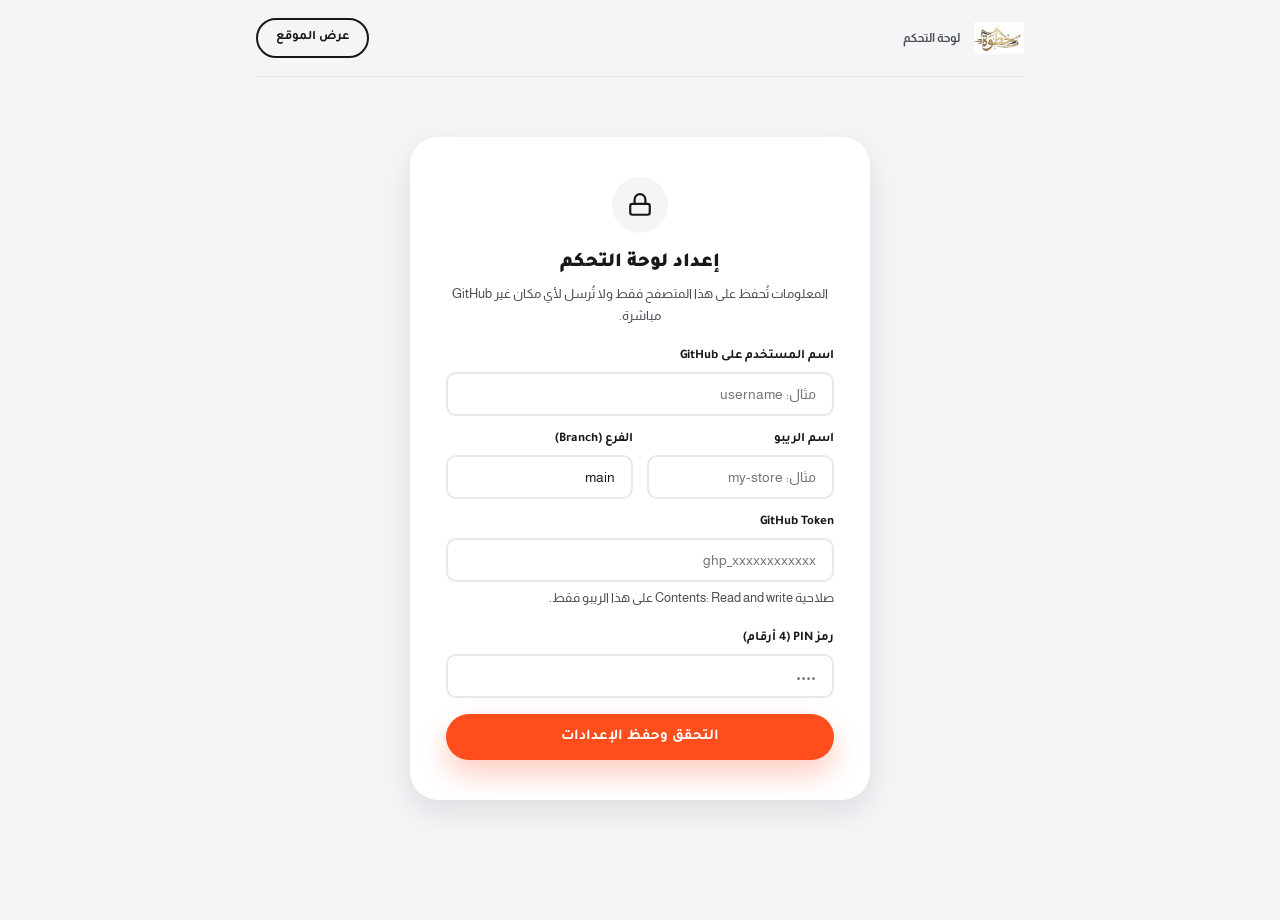
<file: admin.html>
<!DOCTYPE html>
<html lang="ar" dir="rtl">
<head>
<meta charset="UTF-8">
<meta name="viewport" content="width=device-width, initial-scale=1.0">
<title>لوحة التحكم | خطوة</title>
<meta name="robots" content="noindex">
<link rel="preconnect" href="https://fonts.googleapis.com">
<link href="https://fonts.googleapis.com/css2?family=Almarai:wght@400;700;800&family=Tajawal:wght@700;800;900&display=swap" rel="stylesheet">
<link rel="stylesheet" href="style.css">
</head>
<body class="admin-body">

<div class="admin-wrap">

  <div class="admin-topbar">
    <div class="admin-logo"><img src="logo.png" alt="خطوة" class="admin-logo-img"><small>لوحة التحكم</small></div>
    <div style="display:flex;gap:10px;align-items:center;">
      <a href="index.html" class="btn btn-outline btn-sm" target="_blank">عرض الموقع</a>
      <button class="btn btn-outline btn-sm" id="logoutBtn" style="display:none;">تسجيل خروج</button>
    </div>
  </div>

  <!-- شاشة الإعداد الأول -->
  <div class="lock-screen" id="setupScreen" style="display:none;">
    <div class="lock-icon">
      <svg width="26" height="26" viewBox="0 0 24 24" fill="none" stroke="currentColor" stroke-width="2"><rect x="3" y="11" width="18" height="10" rx="2"/><path d="M7 11V7a5 5 0 0 1 10 0v4"/></svg>
    </div>
    <h2>إعداد لوحة التحكم</h2>
    <p>المعلومات تُحفظ على هذا المتصفح فقط ولا تُرسل لأي مكان غير GitHub مباشرة.</p>

    <div class="alert alert-error" id="setupError"></div>

    <form id="setupForm">
      <div class="field">
        <label>اسم المستخدم على GitHub</label>
        <input type="text" id="cfgOwner" placeholder="مثال: username" autocomplete="off" required>
      </div>
      <div class="field-row">
        <div class="field">
          <label>اسم الريبو</label>
          <input type="text" id="cfgRepo" placeholder="مثال: my-store" autocomplete="off" required>
        </div>
        <div class="field">
          <label>الفرع (Branch)</label>
          <input type="text" id="cfgBranch" value="main" required>
        </div>
      </div>
      <div class="field">
        <label>GitHub Token</label>
        <input type="password" id="cfgToken" placeholder="ghp_xxxxxxxxxxxx" required>
        <p class="field-hint">صلاحية Contents: Read and write على هذا الريبو فقط.</p>
      </div>
      <div class="field">
        <label>رمز PIN (4 أرقام)</label>
        <input type="password" inputmode="numeric" maxlength="6" id="cfgPin" placeholder="••••" required>
      </div>
      <button type="submit" class="btn btn-primary" style="width:100%;" id="setupSubmit">التحقق وحفظ الإعدادات</button>
    </form>
  </div>

  <!-- شاشة PIN -->
  <div class="lock-screen" id="pinScreen" style="display:none;">
    <div class="lock-icon">
      <svg width="26" height="26" viewBox="0 0 24 24" fill="none" stroke="currentColor" stroke-width="2"><rect x="3" y="11" width="18" height="10" rx="2"/><path d="M7 11V7a5 5 0 0 1 10 0v4"/></svg>
    </div>
    <h2>أدخل رمز القفل</h2>
    <p>هذا الجهاز يحتوي إعدادات محفوظة.</p>
    <div class="alert alert-error" id="pinError"></div>
    <form id="pinForm">
      <div class="field">
        <input type="password" inputmode="numeric" maxlength="6" id="pinInput" placeholder="••••" style="text-align:center;font-size:22px;letter-spacing:8px;" autofocus>
      </div>
      <button type="submit" class="btn btn-primary" style="width:100%;">دخول</button>
    </form>
    <p style="margin-top:18px;">
      <a href="#" id="forgotLink" style="font-size:12px;color:var(--ink-soft);">نسيت الرمز؟ مسح بيانات هذا الجهاز</a>
    </p>
  </div>

  <!-- لوحة التحكم -->
  <div class="dashboard" id="dashboard">

    <div class="admin-stats" id="adminStats"></div>

    <div class="tabs">
      <button class="tab-btn active" data-tab="addPanel">➕ إضافة منتج</button>
      <button class="tab-btn" data-tab="listPanel">📋 المنتجات</button>
      <button class="tab-btn" data-tab="ordersPanel">🧾 الطلبات</button>
      <button class="tab-btn" data-tab="customersPanel">👥 الزبائن</button>
      <button class="tab-btn" data-tab="catsPanel">🏷️ الفئات</button>
      <button class="tab-btn" data-tab="contactPanel">📞 التواصل</button>
      <button class="tab-btn" data-tab="dbPanel">🗄️ قاعدة البيانات</button>
    </div>

    <div class="alert alert-success" id="globalSuccess"></div>
    <div class="alert alert-error" id="globalError"></div>

    <!-- إضافة / تعديل منتج -->
    <div class="panel active" id="addPanel">
      <div class="card">
        <h3 id="formTitle">إضافة منتج جديد</h3>
        <form id="productForm">
          <input type="hidden" id="editingId" value="">

          <!-- صور متعددة -->
          <div class="field">
            <label>صور المنتج (حتى 10 صور)</label>
            <div class="multi-images" id="multiImagesPreview"></div>
            <div class="image-drop" id="imageDropZone">
              <input type="file" id="imageInput" accept="image/*" multiple>
              <svg width="28" height="28" viewBox="0 0 24 24" fill="none" stroke="currentColor" stroke-width="1.5" style="margin:0 auto 8px;opacity:.4"><path d="M21 15v4a2 2 0 0 1-2 2H5a2 2 0 0 1-2-2v-4"/><polyline points="17 8 12 3 7 8"/><line x1="12" y1="3" x2="12" y2="15"/></svg>
              <p>اضغط لاختيار صور (يمكن اختيار عدة صور)</p>
              <p style="font-size:11px;margin-top:4px;opacity:.6;">الحد الأقصى 10 صور</p>
            </div>
          </div>

          <div class="field-row">
            <div class="field">
              <label>اسم المنتج</label>
              <input type="text" id="fName" required placeholder="مثال: حذاء رياضي أسود">
            </div>
            <div class="field">
              <label>الفئة</label>
              <select id="fCategory" required>
                <option value="">اختر الفئة</option>
              </select>
            </div>
          </div>

          <div class="field-row">
            <div class="field">
              <label>السعر (د.ع)</label>
              <input type="text" id="fPrice" placeholder="مثال: 45000" required>
              <p class="field-hint" id="fPriceHint"></p>
            </div>
            <div class="field">
              <label>السعر قبل الخصم (اختياري)</label>
              <input type="text" id="fOldPrice" placeholder="مثال: 60000">
              <p class="field-hint" id="fOldPriceHint"></p>
            </div>
          </div>

          <div class="field-row">
            <div class="field">
              <label>نسبة الخصم %</label>
              <input type="number" id="fDiscount" min="0" max="90" value="0">
            </div>
            <div class="field">
              <label>الحالة</label>
              <select id="fStatus">
                <option value="available">متوفر</option>
                <option value="limited">كمية محدودة</option>
                <option value="out">نفذ من المخزون</option>
              </select>
            </div>
          </div>

          <div class="field">
            <label>الشارة</label>
            <select id="fBadge">
              <option value="">بدون</option>
              <option value="new">جديد</option>
              <option value="bestseller">الأكثر مبيعاً</option>
              <option value="offer">خصم</option>
            </select>
          </div>

          <!-- مقاسات ديناميكية -->
          <div class="field">
            <label>المقاسات المتوفرة</label>
            <div class="size-checks" id="sizeChecks"></div>
            <div class="add-tag-row" style="margin-top:10px;">
              <input type="number" class="add-tag-input" id="newSizeInput" placeholder="أضف مقاساً مخصصاً">
              <button type="button" class="btn btn-outline btn-sm" onclick="addCustomSize()">+ إضافة</button>
            </div>
          </div>

          <!-- ألوان ديناميكية -->
          <div class="field">
            <label>الألوان المتوفرة (اختياري)</label>
            <div class="dynamic-tags" id="colorTags"></div>
            <div class="add-tag-row">
              <input type="text" class="add-tag-input" id="newColorInput" placeholder="مثال: أسود, أبيض, أزرق">
              <button type="button" class="btn btn-outline btn-sm" onclick="addColor()">+ إضافة</button>
            </div>
            <p class="field-hint">اكتب اسم اللون واضغط إضافة، أو اضغط Enter</p>
          </div>

          <div class="field">
            <label>الوصف</label>
            <textarea id="fDescription" rows="3" required placeholder="اكتب وصفاً مختصراً للمنتج..."></textarea>
          </div>

          <div class="form-actions">
            <button type="submit" class="btn btn-primary" id="submitBtn">حفظ ونشر على الموقع</button>
            <button type="button" class="btn btn-outline" id="cancelEditBtn" style="display:none;">إلغاء التعديل</button>
          </div>
        </form>
      </div>
    </div>

    <!-- قائمة المنتجات -->
    <div class="panel" id="listPanel">
      <div class="card">
        <h3>المنتجات المنشورة حالياً</h3>
        <div style="margin-bottom:14px;">
          <input type="text" id="adminSearch" placeholder="ابحث في المنتجات..." style="width:100%;padding:10px 14px;border-radius:10px;border:2px solid var(--line);font-family:var(--font-body);font-size:14px;">
        </div>
        <div id="productsList"><div class="empty-state">جارِ التحميل...</div></div>
      </div>
    </div>

    <!-- الطلبات -->
    <div class="panel" id="ordersPanel">
      <div class="card" id="dbNotConfiguredNotice" style="display:none;border:2px solid var(--ember);">
        <h3>⚠️ قاعدة بيانات الطلبات غير مفعّلة بعد</h3>
        <p style="font-size:13px;color:var(--ink-soft);line-height:1.9;">
          لعرض الطلبات هنا تلقائياً، توجّه لتبويب "🗄️ قاعدة البيانات" وأكمل خطوات التفعيل
          (إنشاء ريبو الطلبات + توكن القراءة). الطلبات الواردة من الزبائن عبر واتساب/ماسنجر
          ستستمر بالوصول لك بشكل طبيعي حتى قبل التفعيل.
        </p>
      </div>

      <div class="card">
        <div class="orders-toolbar">
          <div style="display:flex;align-items:center;gap:10px;flex:1;min-width:200px;">
            <h3 style="margin-bottom:0;">📥 الطلبات الواردة</h3>
            <button class="btn btn-outline btn-sm" onclick="loadOrdersList()">🔄 تحديث</button>
          </div>
          <input type="text" id="ordersSearchInput" placeholder="ابحث برقم الفاتورة، الاسم، أو الهاتف..." class="orders-search-input">
        </div>

        <div class="orders-filter-chips" id="ordersStatusFilter">
          <button class="chip active" data-status="all">الكل</button>
          <button class="chip" data-status="new-order">🆕 جديد</button>
          <button class="chip" data-status="confirmed">📞 مؤكَّد</button>
          <button class="chip" data-status="processing">📦 قيد التجهيز</button>
          <button class="chip" data-status="shipped">🚚 بالطريق</button>
          <button class="chip" data-status="done">✅ مُسلَّم</button>
          <button class="chip" data-status="cancelled">❌ ملغي</button>
        </div>

        <div id="ordersList"><div class="empty-state">جارِ التحميل...</div></div>
      </div>
    </div>

    <!-- الزبائن -->
    <div class="panel" id="customersPanel">
      <div class="card">
        <div style="display:flex;align-items:center;justify-content:space-between;flex-wrap:wrap;gap:10px;margin-bottom:14px;">
          <h3 style="margin-bottom:0;">👥 سجل الزبائن</h3>
          <input type="text" id="customersSearchInput" placeholder="ابحث بالاسم أو رقم الهاتف..." class="orders-search-input" style="max-width:260px;">
        </div>
        <p style="font-size:12px;color:var(--ink-soft);margin-bottom:14px;">يُبنى هذا السجل تلقائياً من الطلبات المحفوظة بقاعدة البيانات — كل رقم هاتف يظهر مرة واحدة مع كل طلباته.</p>
        <div id="customersList"><div class="empty-state">جارِ التحميل...</div></div>
      </div>
    </div>

    <!-- الفئات -->
    <div class="panel" id="catsPanel">
      <div class="card">
        <h3>إدارة الفئات</h3>
        <div class="dynamic-tags" id="adminCatTags"></div>
        <div class="add-tag-row" style="margin-top:14px;">
          <input type="text" class="add-tag-input" id="newCatInput" placeholder="اسم الفئة الجديدة">
          <button type="button" class="btn btn-primary btn-sm" onclick="addCategory()">+ إضافة</button>
        </div>
        <p style="margin-top:14px;font-size:12px;color:var(--ink-soft);">الفئة "الكل" تُضاف تلقائياً ولا تحتاج إدخالها.</p>
        <div style="margin-top:18px;">
          <button class="btn btn-primary btn-sm" onclick="saveCategoriesBtn()">💾 حفظ الفئات</button>
        </div>
      </div>
    </div>

    <!-- معلومات التواصل -->
    <div class="panel" id="contactPanel">
      <div class="card">
        <h3>معلومات التواصل</h3>
        <p style="font-size:12px;color:var(--ink-soft);margin-bottom:16px;">هذه الروابط تظهر تلقائياً في فوتر الموقع وزر واتساب العائم. اترك الحقل فارغاً لإخفاء أيقونته.</p>

        <div class="field">
          <label>رقم واتساب (مع كود الدولة بدون + أو 00، مثال: 9647xxxxxxxxx)</label>
          <input type="text" id="ctWhatsapp" placeholder="9647xxxxxxxxx">
        </div>
        <div class="field">
          <label>رابط ماسنجر الصفحة (مثال: https://m.me/yourpage)</label>
          <input type="text" id="ctMessenger" placeholder="https://m.me/...">
        </div>
        <div class="field">
          <label>رقم الهاتف (يظهر كرابط اتصال، اختياري)</label>
          <input type="text" id="ctPhone" placeholder="07xxxxxxxxx">
        </div>
        <div class="field">
          <label>رابط فيسبوك</label>
          <input type="text" id="ctFacebook" placeholder="https://facebook.com/...">
        </div>
        <div class="field">
          <label>رابط انستغرام</label>
          <input type="text" id="ctInstagram" placeholder="https://instagram.com/...">
        </div>
        <div class="field">
          <label>رابط تيك توك</label>
          <input type="text" id="ctTiktok" placeholder="https://tiktok.com/@...">
        </div>
        <div class="field">
          <label>رابط تلغرام</label>
          <input type="text" id="ctTelegram" placeholder="https://t.me/...">
        </div>

        <div class="field" style="border-top:1px solid var(--line);padding-top:18px;margin-top:6px;">
          <label>روابط إضافية مستقبلية (أي منصة جديدة بدون تعديل الكود)</label>
          <div id="customLinksList" style="margin-bottom:10px;"></div>
          <div style="display:flex;gap:8px;flex-wrap:wrap;">
            <input type="text" id="newLinkLabel" placeholder="اسم المنصة (مثال: سناب شات)" style="flex:1;min-width:140px;">
            <input type="text" id="newLinkHref" placeholder="https://..." style="flex:2;min-width:180px;">
            <button type="button" class="btn btn-outline btn-sm" onclick="addCustomLink()">➕ إضافة</button>
          </div>
        </div>

        <div style="margin-top:18px;">
          <button class="btn btn-primary" id="saveContactBtn" onclick="saveContactInfo()">💾 حفظ معلومات التواصل</button>
        </div>
      </div>
    </div>

    <!-- قاعدة بيانات الطلبات -->
    <div class="panel" id="dbPanel">
      <div class="card">
        <h3>🗄️ قاعدة بيانات الطلبات</h3>
        <p style="font-size:13px;color:var(--ink-soft);line-height:1.9;margin-bottom:16px;">
          كل طلب يرسله الزبون من الموقع يُحفظ تلقائياً بريبو GitHub منفصل تماماً عن ريبو
          المنتجات (حماية إضافية). هذا يتيح للزبون والإدارة البحث عن أي طلب لاحقاً برقم الفاتورة.
        </p>

        <ol class="db-setup-steps">
          <li>أنشئ ريبو GitHub جديد فارغ مخصص للطلبات فقط (مثال: <code>khatwa-orders</code>). يفضّل أن يكون عاماً (Public) ليعمل البحث من الموقع بدون توكن.</li>
          <li>تأكد أن خاصية Issues مفعّلة بإعدادات الريبو الجديد.</li>
          <li>أنشئ Personal Access Token (Fine-grained) بصلاحية <b>Issues: Read & Write</b> على هذا الريبو فقط — بدون أي صلاحية Contents.</li>
          <li>افتح ملف <code>orders-config.js</code> بمشروعك واملأ <code>owner</code> و<code>repo</code> و<code>writeToken</code> بالقيم، ثم انشره على GitHub Pages.</li>
        </ol>

        <div class="alert alert-error" id="dbConfigError"></div>
        <div id="dbConfigStatus" class="db-status-box"></div>

        <div style="margin-top:18px;">
          <button class="btn btn-outline btn-sm" onclick="checkOrdersDbStatus()">🔄 إعادة فحص الإعدادات</button>
        </div>
      </div>
    </div>

    <div class="danger-zone">
      <p>مسح إعدادات GitHub والـ PIN من هذا المتصفح فقط (لا يحذف أي شي من الريبو).</p>
      <button class="btn btn-outline btn-sm" id="wipeDeviceBtn">مسح بيانات هذا الجهاز</button>
    </div>
  </div>

</div>

<script src="github-api.js"></script>
<script src="orders-config.js"></script>
<script src="admin.js"></script>
</body>
</html>
</file>
<file: style.css>
/* ====================================================
   متجر خطوة — Design System v2
   ==================================================== */

:root{
  --white:#ffffff;
  --ink:#16181b;
  --ink-soft:#4a4f57;
  --ember:#ff4d1c;
  --ember-dark:#e03d0f;
  --ember-light:#fff0ea;
  --charcoal:#1f2226;
  --mist:#f4f5f7;
  --mist-dark:#e9eaed;
  --gold:#d6a93d;
  --line:#e7e8ea;
  --success:#1f9d55;

  --font-display:'Tajawal', sans-serif;
  --font-body:'Almarai', sans-serif;

  --radius-sm:10px;
  --radius-md:16px;
  --radius-lg:28px;

  --shadow-sm:0 2px 10px rgba(22,24,27,.06);
  --shadow-md:0 12px 30px rgba(22,24,27,.10);
  --shadow-lg:0 20px 50px rgba(22,24,27,.15);
  --shadow-ember:0 14px 28px rgba(255,77,28,.28);

  --container:1240px;
}

*{box-sizing:border-box;margin:0;padding:0;}
html{scroll-behavior:smooth;}
body{
  font-family:var(--font-body);
  background:var(--white);
  color:var(--ink);
  direction:rtl;
  -webkit-font-smoothing:antialiased;
  overflow-x:hidden;
}
img,svg{display:block;max-width:100%;}
a{color:inherit;text-decoration:none;}
ul{list-style:none;}
button{font-family:inherit;cursor:pointer;border:none;background:none;}
input,textarea,select{font-family:inherit;}

.container{
  width:100%;
  max-width:var(--container);
  margin:0 auto;
  padding:0 20px;
}

:focus-visible{
  outline:3px solid var(--ember);
  outline-offset:2px;
  border-radius:6px;
}

@media (prefers-reduced-motion: reduce){
  *{animation-duration:.001ms !important;animation-iteration-count:1 !important;transition-duration:.001ms !important;scroll-behavior:auto !important;}
}

/* ---------- أزرار ---------- */
.btn{
  display:inline-flex;
  align-items:center;
  justify-content:center;
  gap:8px;
  padding:14px 26px;
  border-radius:999px;
  font-family:var(--font-display);
  font-weight:700;
  font-size:15px;
  transition:transform .25s ease, box-shadow .25s ease, background .25s ease;
  white-space:nowrap;
}
.btn:disabled{
  opacity:.5;
  cursor:not-allowed;
  pointer-events:none;
  transform:none !important;
}
.btn-primary{
  background:var(--ember);
  color:var(--white);
  box-shadow:var(--shadow-ember);
}
.btn-primary:hover{background:var(--ember-dark);transform:translateY(-2px);}
.btn-dark{background:var(--ink);color:var(--white);}
.btn-dark:hover{background:var(--charcoal);transform:translateY(-2px);}
.btn-outline{
  background:transparent;
  border:2px solid var(--ink);
  color:var(--ink);
}
.btn-outline:hover{background:var(--ink);color:var(--white);}
.btn-whatsapp{background:#1fb35a;color:var(--white);}
.btn-whatsapp:hover{background:#178f47;transform:translateY(-2px);}
.btn-messenger{background:linear-gradient(135deg,#00b2ff,#006aff);color:var(--white);}
.btn-messenger:hover{filter:brightness(1.08);transform:translateY(-2px);}
.btn-sm{padding:10px 18px;font-size:13px;}
.btn:active{transform:translateY(0) scale(.97);}

/* ---------- اختيار طريقة الإرسال (واتساب / ماسنجر) ---------- */
.send-method-row{display:flex;gap:10px;}
.send-method-btn{
  flex:1;
  display:flex;align-items:center;justify-content:center;gap:8px;
  padding:11px 14px;
  border-radius:12px;
  border:2px solid var(--line);
  background:var(--white);
  font-family:var(--font-display);
  font-weight:700;font-size:13px;
  color:var(--ink-soft);
  cursor:pointer;
  transition:all .2s ease;
}
.send-method-btn svg{flex-shrink:0;}
.send-method-btn#sendMethodWa.active{
  border-color:#1fb35a;background:#eafbf1;color:#178f47;
}
.send-method-btn#sendMethodFb.active{
  border-color:#006aff;background:#eaf4ff;color:#006aff;
}

/* ---------- شريط علوي ---------- */
.topbar{
  background:var(--charcoal);
  color:#cfd2d6;
  font-size:13px;
  font-family:var(--font-display);
}
.topbar .container{
  display:flex;
  align-items:center;
  justify-content:space-between;
  padding:8px 20px;
}
.topbar a{color:#fff;font-weight:700;display:flex;align-items:center;gap:6px;}

/* ---------- الهيدر ---------- */
.site-header{
  position:sticky;
  top:0;
  z-index:90;
  background:rgba(255,255,255,.95);
  backdrop-filter:blur(12px);
  border-bottom:1px solid var(--line);
  transition:padding .25s ease,box-shadow .25s ease;
}
.site-header.scrolled{box-shadow:var(--shadow-sm);}
.header-inner{
  display:flex;
  align-items:center;
  justify-content:space-between;
  gap:18px;
  padding:18px 0;
  transition:padding .25s ease;
}
.site-header.scrolled .header-inner{padding:10px 0;}

.logo{
  display:flex;
  align-items:center;
  cursor:pointer;
}
.logo-img{height:44px;width:auto;display:block;}

.main-nav{display:flex;align-items:center;gap:30px;}
.main-nav a{
  font-family:var(--font-display);
  font-weight:700;
  font-size:15px;
  color:var(--ink);
  position:relative;
  padding:6px 2px;
}
.main-nav a::after{
  content:"";
  position:absolute;
  right:0;left:0;bottom:-2px;
  height:2px;
  background:var(--ember);
  transform:scaleX(0);
  transform-origin:right;
  transition:transform .3s ease;
}
.main-nav a:hover::after,
.main-nav a.active::after{transform:scaleX(1);}

.header-actions{display:flex;align-items:center;gap:14px;}

.search-box{
  display:flex;
  align-items:center;
  background:var(--mist);
  border-radius:999px;
  padding:8px 16px;
  gap:8px;
  min-width:220px;
  transition:box-shadow .25s ease;
}
.search-box:focus-within{box-shadow:0 0 0 2px var(--ember);}
.search-box input{
  background:none;
  border:none;
  outline:none;
  width:100%;
  font-size:14px;
  color:var(--ink);
}

.icon-btn{
  position:relative;
  width:42px;
  height:42px;
  border-radius:50%;
  background:var(--mist);
  display:flex;
  align-items:center;
  justify-content:center;
  transition:background .25s ease,transform .2s ease;
}
.icon-btn:hover{background:var(--mist-dark);transform:translateY(-2px);}
.cart-count{
  position:absolute;
  top:-4px;
  left:-4px;
  background:var(--ember);
  color:#fff;
  font-size:11px;
  font-weight:800;
  width:19px;
  height:19px;
  border-radius:50%;
  display:flex;
  align-items:center;
  justify-content:center;
  font-family:var(--font-display);
  transition:transform .2s ease;
}
.cart-count.bump{transform:scale(1.4);}
.burger{display:none;width:42px;height:42px;}

/* ---------- الهيرو ---------- */
.hero{
  position:relative;
  background:var(--mist);
  overflow:hidden;
  padding:70px 0 0;
}
.hero-inner{
  display:grid;
  grid-template-columns:1.05fr .95fr;
  align-items:center;
  gap:30px;
  min-height:520px;
}
.hero-logo{
  display:block;
  max-width:230px;
  width:48%;
  height:auto;
  margin-bottom:22px;
}
.hero-eyebrow{
  display:inline-flex;
  align-items:center;
  gap:8px;
  font-family:var(--font-display);
  font-weight:700;
  font-size:13px;
  color:var(--ember-dark);
  background:#fff0ea;
  padding:7px 16px;
  border-radius:999px;
  margin-bottom:18px;
}
.hero h1{
  font-family:var(--font-display);
  font-weight:900;
  font-size:clamp(34px,5vw,58px);
  line-height:1.15;
  margin-bottom:18px;
}
.hero h1 em{color:var(--ember);font-style:normal;position:relative;}
.hero p{
  font-size:17px;
  color:var(--ink-soft);
  max-width:440px;
  margin-bottom:30px;
  line-height:1.8;
}
.hero-ctas{display:flex;gap:14px;flex-wrap:wrap;margin-bottom:38px;}

.hero-art{
  position:relative;
  height:100%;
  display:flex;
  align-items:center;
  justify-content:center;
}
.hero-blob{
  position:absolute;
  width:380px;height:380px;
  border-radius:50%;
  background:radial-gradient(circle at 35% 30%, #ffe2d3, #ffd2bb 60%, #ffd2bb 100%);
  z-index:0;
  animation:blobPulse 6s ease-in-out infinite;
}
.hero-shoe{
  position:relative;
  z-index:1;
  width:min(420px, 80%);
  color:var(--ink);
  animation:float 5s ease-in-out infinite;
}
.hero-shoe .accent{color:var(--ember);}
.hero-stamp{position:absolute;top:14%;left:6%;z-index:2;}

@keyframes float{
  0%,100%{transform:translateY(0) rotate(-3deg);}
  50%{transform:translateY(-14px) rotate(-1deg);}
}
@keyframes blobPulse{
  0%,100%{transform:scale(1);}
  50%{transform:scale(1.06);}
}

/* ---------- الختم ---------- */
.stamp{
  --c:var(--ember);
  width:84px;height:84px;
  border-radius:50%;
  border:2px dashed var(--c);
  display:flex;align-items:center;justify-content:center;
  text-align:center;
  transform:rotate(-12deg);
  background:#fff;
  box-shadow:var(--shadow-sm);
  transition:transform .35s ease;
}
.stamp::before{
  content:"";
  position:absolute;
  inset:7px;
  border:1px solid var(--c);
  border-radius:50%;
}
.stamp b{
  font-family:var(--font-display);
  font-weight:900;
  font-size:13px;
  color:var(--c);
  line-height:1.15;
}
.stamp.gold{--c:var(--gold);}
.stamp.charcoal{--c:var(--charcoal);}
.stamp.muted{--c:#9a9da3;}
.stamp-sm{width:60px;height:60px;}
.stamp-sm b{font-size:10px;}

/* ---------- شرائح الفئات ---------- */
.cat-strip{padding:46px 0 10px;}
.section-head{
  display:flex;
  align-items:flex-end;
  justify-content:space-between;
  margin-bottom:26px;
  gap:16px;
  flex-wrap:wrap;
}
.section-head .eyebrow{
  font-family:var(--font-display);
  font-weight:700;
  color:var(--ember-dark);
  font-size:13px;
  margin-bottom:6px;
  display:block;
}
.section-head h2{
  font-family:var(--font-display);
  font-weight:900;
  font-size:clamp(22px,3vw,32px);
}
.section-head p{color:var(--ink-soft);font-size:14px;margin-top:6px;}

/* ---------- شريط الفلترة ---------- */
.filter-bar{
  display:flex;
  align-items:center;
  gap:12px;
  margin-bottom:16px;
  flex-wrap:wrap;
}
.filter-select{
  padding:9px 18px;
  border-radius:999px;
  border:2px solid var(--line);
  background:#fff;
  font-family:var(--font-display);
  font-weight:700;
  font-size:13px;
  color:var(--ink);
  cursor:pointer;
  transition:border-color .2s;
  appearance:none;
  padding-left:32px;
  background-image:url("data:image/svg+xml,%3Csvg width='12' height='8' viewBox='0 0 12 8' fill='none' xmlns='http://www.w3.org/2000/svg'%3E%3Cpath d='M1 1l5 5 5-5' stroke='%2316181b' stroke-width='1.5' stroke-linecap='round'/%3E%3C/svg%3E");
  background-repeat:no-repeat;
  background-position:left 12px center;
}
.filter-select:focus{border-color:var(--ember);outline:none;}

.chips{
  display:flex;
  gap:12px;
  overflow-x:auto;
  padding-bottom:6px;
  scrollbar-width:none;
}
.chips::-webkit-scrollbar{display:none;}
.chip{
  flex:0 0 auto;
  padding:10px 22px;
  border-radius:999px;
  background:var(--mist);
  font-family:var(--font-display);
  font-weight:700;
  font-size:14px;
  color:var(--ink-soft);
  transition:background .25s ease,color .25s ease,transform .2s ease;
}
.chip:hover{transform:translateY(-2px);}
.chip.active{background:var(--ink);color:#fff;}

/* ---------- شبكة المنتجات ---------- */
.products-grid{
  display:grid;
  grid-template-columns:repeat(4, 1fr);
  gap:22px;
  margin-top:30px;
}
.product-card{
  position:relative;
  background:#fff;
  border:1px solid var(--line);
  border-radius:var(--radius-md);
  overflow:hidden;
  transition:transform .3s ease,box-shadow .3s ease;
  cursor:pointer;
}
.product-card:hover{
  transform:translateY(-6px);
  box-shadow:var(--shadow-md);
}
.product-media{
  position:relative;
  background:var(--mist);
  aspect-ratio:1/1;
  display:flex;
  align-items:center;
  justify-content:center;
  padding:30px;
  overflow:hidden;
}
.product-media svg{
  width:78%;
  color:var(--ink);
  transition:transform .4s ease;
}
.product-media img{
  width:100%;
  height:100%;
  object-fit:cover;
  transition:transform .4s ease;
  position:absolute;
  inset:0;
  padding:0;
}
.product-card:hover .product-media img{transform:scale(1.06);}
.product-card:hover .product-media svg{transform:scale(1.08) rotate(-3deg);}

.product-card .stamp{
  position:absolute;
  top:10px;
  right:10px;
  width:58px;height:58px;
}
.product-card .stamp b{font-size:10px;}

.quick-view{
  position:absolute;
  bottom:12px;
  left:50%;
  transform:translate(-50%, 14px);
  opacity:0;
  transition:all .25s ease;
  background:var(--ink);
  color:#fff;
  font-family:var(--font-display);
  font-size:12px;
  font-weight:700;
  padding:9px 18px;
  border-radius:999px;
  white-space:nowrap;
  pointer-events:none;
}
.product-card:hover .quick-view{opacity:1;transform:translate(-50%, 0);pointer-events:all;}

.product-info{padding:16px 18px 18px;}
.product-cat{font-size:12px;color:var(--ink-soft);margin-bottom:4px;}
.product-name{
  font-family:var(--font-display);
  font-weight:800;
  font-size:16px;
  margin-bottom:8px;
}
.product-sizes{display:flex;gap:5px;margin-bottom:12px;flex-wrap:wrap;}
.product-sizes span{
  font-size:11px;
  color:var(--ink-soft);
  background:var(--mist);
  border-radius:6px;
  padding:2px 7px;
}
.price-row{display:flex;align-items:center;justify-content:space-between;}
.price-group{display:flex;align-items:baseline;gap:8px;}
.price{
  font-family:var(--font-display);
  font-weight:900;
  font-size:18px;
}
.price-old{font-size:13px;color:#a9adb3;text-decoration:line-through;}
.add-cart-btn{
  width:42px;height:42px;
  border-radius:50%;
  background:var(--ink);
  color:#fff;
  display:flex;align-items:center;justify-content:center;
  transition:background .25s ease,transform .2s ease;
  flex-shrink:0;
}
.add-cart-btn:hover{background:var(--ember);transform:scale(1.08);}
.add-cart-btn.added{background:var(--success);}
.add-cart-btn svg{width:18px;height:18px;}
.add-cart-btn:disabled{opacity:.4;pointer-events:none;}

.stock-note{
  font-size:12px;
  font-weight:700;
  margin-top:8px;
  display:flex;
  align-items:center;
  gap:5px;
}
.stock-note.limited{color:var(--gold);}
.stock-note.out{color:#c63b3b;}
.stock-note.available{color:var(--success);}
.product-card.is-out .add-cart-btn{opacity:.4;pointer-events:none;}

/* ---------- قسم العروض ---------- */
.offers-section{
  background:var(--charcoal);
  color:#fff;
  padding:60px 0;
  margin-top:70px;
  position:relative;
  overflow:hidden;
}
.offers-section::before{
  content:"";
  position:absolute;
  top:-120px;left:-80px;
  width:300px;height:300px;
  background:var(--ember);
  opacity:.18;
  border-radius:50%;
  filter:blur(10px);
}
.offers-section .section-head h2,
.offers-section .section-head p{color:#fff;}
.offers-section .section-head .eyebrow{color:var(--gold);}
.offers-section .product-card{background:#26292e;border-color:#34373d;}
.offers-section .product-media{background:#2d3036;}
.offers-section .product-media svg{color:#fff;}
.offers-section .product-name{color:#fff;}
.offers-section .product-cat{color:#9aa0a8;}
.offers-section .product-sizes span{background:#33363c;color:#c7cbd1;}
.offers-section .price{color:#fff;}

/* ---------- آراء الزبائن ---------- */
.reviews{padding:80px 0;}
.review-grid{
  display:grid;
  grid-template-columns:repeat(3, 1fr);
  gap:22px;
}
.review-card{
  background:var(--mist);
  border-radius:var(--radius-md);
  padding:26px;
  transition:transform .3s ease,box-shadow .3s ease;
}
.review-card:hover{transform:translateY(-4px);box-shadow:var(--shadow-md);}
.review-stars{color:var(--gold);font-size:14px;margin-bottom:14px;letter-spacing:3px;}
.review-text{font-size:14px;line-height:1.9;color:var(--ink-soft);margin-bottom:18px;}
.review-by{display:flex;align-items:center;gap:10px;}
.review-avatar{
  width:40px;height:40px;border-radius:50%;
  background:var(--ink);color:#fff;
  display:flex;align-items:center;justify-content:center;
  font-family:var(--font-display);font-weight:800;font-size:15px;
}
.review-name{font-family:var(--font-display);font-weight:800;font-size:14px;}
.review-loc{font-size:12px;color:var(--ink-soft);}

/* ---------- إحصائيات ---------- */
.stats-strip{
  background:var(--mist);
  border-radius:var(--radius-lg);
  margin:0 0 80px;
  padding:46px 30px;
  display:grid;
  grid-template-columns:repeat(4, 1fr);
  text-align:center;
}
.stats-strip div b{
  display:block;
  font-family:var(--font-display);
  font-weight:900;
  font-size:34px;
  color:var(--ink);
}
.stats-strip div span{font-size:13px;color:var(--ink-soft);}

/* ---------- فوتر ---------- */
.site-footer{background:var(--ink);color:#cfd2d6;padding:60px 0 24px;}
.footer-grid{
  display:grid;
  grid-template-columns:1.4fr 1fr 1fr 1.2fr;
  gap:30px;
  padding-bottom:40px;
  border-bottom:1px solid #2c2f34;
}
.footer-logo{margin-bottom:14px;}
.footer-logo-img{height:48px;width:auto;display:block;}
.footer-about{font-size:13px;line-height:1.9;color:#9aa0a8;max-width:280px;}
.footer-col h4{font-family:var(--font-display);font-size:15px;margin-bottom:16px;color:#fff;}
.footer-col ul li{margin-bottom:10px;}
.footer-col ul a{font-size:13px;color:#9aa0a8;transition:color .2s ease;}
.footer-col ul a:hover{color:var(--ember);}
.footer-bottom{
  display:flex;justify-content:space-between;align-items:center;
  padding-top:22px;font-size:12px;color:#80858d;flex-wrap:wrap;gap:10px;
}
.socials{display:flex;gap:10px;}
.socials a{
  width:36px;height:36px;border-radius:50%;
  background:#26292e;
  display:flex;align-items:center;justify-content:center;
  transition:background .2s ease;
}
.socials a:hover{background:var(--ember);}

/* ---------- زر واتساب العائم ---------- */
.float-contact-stack{
  position:fixed;
  bottom:24px;
  left:24px;
  z-index:80;
  display:flex;
  flex-direction:column;
  gap:14px;
  align-items:center;
}
.float-whatsapp,
.float-messenger{
  position:static;
  width:58px;height:58px;
  border-radius:50%;
  display:flex;align-items:center;justify-content:center;
  animation:pulse 2.4s infinite;
}
.float-whatsapp{
  background:#1fb35a;
  box-shadow:0 10px 24px rgba(31,179,90,.4);
}
.float-whatsapp svg{width:28px;height:28px;color:#fff;}
.float-messenger{
  background:linear-gradient(135deg,#00b2ff,#006aff);
  box-shadow:0 10px 24px rgba(0,106,255,.4);
  animation:none;
}
.float-messenger svg{width:26px;height:26px;color:#fff;}
@keyframes pulse{
  0%{box-shadow:0 0 0 0 rgba(31,179,90,.5);}
  70%{box-shadow:0 0 0 14px rgba(31,179,90,0);}
  100%{box-shadow:0 0 0 0 rgba(31,179,90,0);}
}

/* ---------- كشف عند التمرير ---------- */
.reveal{opacity:0;transform:translateY(26px);transition:opacity .7s ease,transform .7s ease;}
.reveal.in{opacity:1;transform:translateY(0);}

/* ====================================================
   سلة المشتريات — Drawer
   ==================================================== */
.cart-overlay{
  position:fixed;
  inset:0;
  background:rgba(22,24,27,.5);
  z-index:200;
  opacity:0;
  pointer-events:none;
  transition:opacity .3s ease;
  backdrop-filter:blur(2px);
}
.cart-overlay.open{opacity:1;pointer-events:all;}

.cart-drawer{
  position:fixed;
  top:0;
  left:0;
  bottom:0;
  width:min(480px, 100vw);
  background:#fff;
  z-index:201;
  transform:translateX(-100%);
  transition:transform .35s cubic-bezier(.32,.01,0,1);
  display:flex;
  flex-direction:column;
  box-shadow:var(--shadow-lg);
}
.cart-drawer.open{transform:translateX(0);}

.cart-drawer-head{
  display:flex;
  align-items:center;
  justify-content:space-between;
  padding:22px 24px;
  border-bottom:1px solid var(--line);
}
.cart-drawer-head h3{
  font-family:var(--font-display);
  font-weight:800;
  font-size:18px;
}
.cart-close{
  width:38px;height:38px;
  border-radius:50%;
  background:var(--mist);
  display:flex;align-items:center;justify-content:center;
  transition:background .2s;
}
.cart-close:hover{background:var(--mist-dark);}

.cart-items{
  flex:1;
  overflow-y:auto;
  padding:16px 24px;
  display:flex;
  flex-direction:column;
  gap:14px;
}
.cart-empty{
  display:flex;
  flex-direction:column;
  align-items:center;
  justify-content:center;
  height:100%;
  gap:14px;
  color:var(--ink-soft);
  font-family:var(--font-display);
  font-size:15px;
}
.cart-empty svg{opacity:.3;}

.cart-item{
  display:flex;
  gap:14px;
  padding:16px;
  background:var(--mist);
  border-radius:var(--radius-sm);
  position:relative;
}
.cart-item-thumb{
  width:80px;height:80px;
  border-radius:10px;
  background:#e9eaed;
  overflow:hidden;
  flex-shrink:0;
  display:flex;align-items:center;justify-content:center;
}
.cart-item-thumb img{width:100%;height:100%;object-fit:cover;}
.cart-item-thumb svg{width:50px;color:var(--ink-soft);}
.cart-item-body{flex:1;min-width:0;}
.cart-item-name{
  font-family:var(--font-display);
  font-weight:800;
  font-size:14px;
  margin-bottom:5px;
  line-height:1.3;
}
.cart-item-code{
  font-size:11px;
  color:var(--ink-soft);
  margin-bottom:5px;
  display:block;
}
.cart-item-meta{
  display:flex;
  gap:8px;
  margin-bottom:10px;
  flex-wrap:wrap;
}
.cart-item-tag{
  font-size:11px;
  background:#e9eaed;
  border-radius:6px;
  padding:3px 8px;
  color:var(--ink-soft);
  font-weight:700;
}
.cart-item-price{
  font-family:var(--font-display);
  font-weight:900;
  font-size:15px;
  color:var(--ember);
}
.cart-item-controls{
  display:flex;
  align-items:center;
  gap:10px;
  margin-top:8px;
}
.qty-btn{
  width:28px;height:28px;
  border-radius:50%;
  background:#fff;
  border:2px solid var(--line);
  display:flex;align-items:center;justify-content:center;
  font-size:16px;
  font-weight:700;
  transition:border-color .2s,background .2s;
}
.qty-btn:hover{border-color:var(--ink);background:var(--ink);color:#fff;}
.qty-val{
  font-family:var(--font-display);
  font-weight:800;
  font-size:15px;
  min-width:22px;
  text-align:center;
}
.cart-item-del{
  position:absolute;
  top:12px;
  left:12px;
  width:26px;height:26px;
  border-radius:50%;
  background:#fff;
  display:flex;align-items:center;justify-content:center;
  transition:background .2s;
  color:#c63b3b;
}
.cart-item-del:hover{background:#fde8e8;}

/* سلة — اختيار المقاس/اللون لكل قطعة */
.cart-item-variant{margin-top:8px;}
.cart-item-variant label{
  font-size:11px;
  color:var(--ink-soft);
  font-weight:700;
  margin-bottom:4px;
  display:block;
}
.variant-select{
  font-size:12px;
  padding:5px 10px;
  border-radius:8px;
  border:2px solid var(--line);
  background:#fff;
  color:var(--ink);
  font-family:var(--font-display);
  font-weight:700;
  margin-left:6px;
}
.variant-select:focus{border-color:var(--ember);outline:none;}

/* قطع متعددة في نفس المنتج */
.cart-pieces{display:flex;flex-direction:column;gap:8px;margin-top:8px;}
.piece-row{
  display:flex;
  align-items:center;
  gap:8px;
  background:#fff;
  border-radius:8px;
  padding:8px 10px;
  border:1px solid var(--line);
}
.piece-label{font-size:11px;font-weight:700;color:var(--ink-soft);min-width:44px;}
.piece-select{
  font-size:12px;padding:4px 8px;
  border-radius:6px;
  border:1.5px solid var(--line);
  background:#fff;
  color:var(--ink);
  font-family:var(--font-display);
  font-weight:700;
}
.piece-select:focus{border-color:var(--ember);outline:none;}

.cart-footer{
  padding:20px 24px;
  border-top:1px solid var(--line);
  background:#fafafa;
}
.cart-total-row{
  display:flex;
  justify-content:space-between;
  align-items:baseline;
  margin-bottom:16px;
}
.cart-total-label{font-family:var(--font-display);font-weight:700;font-size:14px;color:var(--ink-soft);}
.cart-total-price{font-family:var(--font-display);font-weight:900;font-size:22px;color:var(--ink);}
.cart-footer .btn{width:100%;margin-top:6px;}

/* ====================================================
   صفحة المنتج — Modal
   ==================================================== */
.product-modal-overlay{
  position:fixed;
  inset:0;
  background:rgba(22,24,27,.6);
  z-index:300;
  opacity:0;
  pointer-events:none;
  transition:opacity .3s ease;
  backdrop-filter:blur(3px);
  overflow-y:auto;
  padding:30px 16px;
  display:flex;
  align-items:flex-start;
  justify-content:center;
}
.product-modal-overlay.open{opacity:1;pointer-events:all;}

.product-modal{
  background:#fff;
  border-radius:var(--radius-lg);
  max-width:880px;
  width:100%;
  overflow:hidden;
  transform:translateY(30px) scale(.97);
  transition:transform .35s cubic-bezier(.32,.01,0,1);
  box-shadow:var(--shadow-lg);
  position:relative;
  margin:auto;
}
.product-modal-overlay.open .product-modal{transform:translateY(0) scale(1);}

.product-modal-close{
  position:absolute;
  top:16px;
  left:16px;
  z-index:10;
  width:38px;height:38px;
  border-radius:50%;
  background:rgba(255,255,255,.9);
  backdrop-filter:blur(4px);
  display:flex;align-items:center;justify-content:center;
  box-shadow:var(--shadow-sm);
  transition:background .2s;
}
.product-modal-close:hover{background:#fff;}

.product-modal-body{
  display:grid;
  grid-template-columns:1fr 1fr;
}

/* معرض الصور */
.product-gallery{
  background:var(--mist);
  position:relative;
  overflow:hidden;
  min-height:400px;
}
.gallery-main{
  width:100%;
  aspect-ratio:1/1;
  display:flex;align-items:center;justify-content:center;
  overflow:hidden;
  cursor:zoom-in;
  position:relative;
  touch-action:pan-y;
  user-select:none;
}
.gallery-main img{
  width:100%;height:100%;
  object-fit:cover;
  transition:transform .4s ease;
  pointer-events:none;
}
.gallery-main img.zoomed{transform:scale(1.6);cursor:zoom-out;}
.gallery-main svg{width:70%;color:var(--ink);}
.gallery-expand{
  position:absolute;
  bottom:12px;left:12px;
  width:36px;height:36px;
  border-radius:50%;
  background:rgba(255,255,255,.9);
  backdrop-filter:blur(4px);
  display:flex;align-items:center;justify-content:center;
  box-shadow:var(--shadow-sm);
  z-index:3;
  transition:background .2s,transform .2s;
}
.gallery-expand:hover{background:#fff;transform:scale(1.08);}
.gallery-download{
  position:absolute;
  bottom:12px;left:56px;
  width:36px;height:36px;
  border-radius:50%;
  background:rgba(255,255,255,.9);
  backdrop-filter:blur(4px);
  display:flex;align-items:center;justify-content:center;
  box-shadow:var(--shadow-sm);
  z-index:3;
  transition:background .2s,transform .2s;
}
.gallery-download:hover{background:#fff;transform:scale(1.08);}

/* ===== صندوق العرض الكامل للصورة (Lightbox) ===== */
.lightbox-overlay{
  position:fixed;inset:0;z-index:300;
  background:rgba(10,10,12,.94);
  display:flex;align-items:center;justify-content:center;
  opacity:0;pointer-events:none;
  transition:opacity .25s ease;
}
.lightbox-overlay.open{opacity:1;pointer-events:all;}
.lightbox-stage{
  position:relative;
  width:100%;height:100%;
  display:flex;align-items:center;justify-content:center;
  overflow:hidden;
  touch-action:none;
}
.lightbox-stage img{
  max-width:92%;max-height:88%;
  object-fit:contain;
  user-select:none;
  -webkit-user-drag:none;
  transition:transform .15s ease-out;
  will-change:transform;
}
.lightbox-close{
  position:absolute;top:18px;left:18px;z-index:5;
  width:42px;height:42px;border-radius:50%;
  background:rgba(255,255,255,.12);
  color:#fff;
  display:flex;align-items:center;justify-content:center;
  backdrop-filter:blur(4px);
  transition:background .2s;
}
.lightbox-close:hover{background:rgba(255,255,255,.22);}
.lightbox-counter{
  position:absolute;top:22px;right:50%;transform:translateX(50%);
  color:#fff;font-family:var(--font-display);font-size:13px;
  background:rgba(255,255,255,.12);padding:6px 14px;border-radius:20px;
  z-index:5;
}
.lightbox-nav{
  position:absolute;top:50%;transform:translateY(-50%);
  display:flex;justify-content:space-between;
  width:100%;padding:0 16px;z-index:5;
  pointer-events:none;
}
.lightbox-arrow{
  width:44px;height:44px;border-radius:50%;
  background:rgba(255,255,255,.12);color:#fff;
  display:flex;align-items:center;justify-content:center;
  backdrop-filter:blur(4px);
  pointer-events:all;
  transition:background .2s;
}
.lightbox-arrow:hover{background:rgba(255,255,255,.22);}
.lightbox-zoomctrls{
  position:absolute;bottom:18px;right:50%;transform:translateX(50%);
  display:flex;gap:8px;z-index:5;
}
.lightbox-zoomctrls button{
  width:38px;height:38px;border-radius:50%;
  background:rgba(255,255,255,.12);color:#fff;
  display:flex;align-items:center;justify-content:center;
  font-size:18px;font-weight:700;
  backdrop-filter:blur(4px);
  transition:background .2s;
}
.lightbox-zoomctrls button:hover{background:rgba(255,255,255,.22);}
.lightbox-hint{
  position:absolute;bottom:18px;left:18px;z-index:5;
  color:rgba(255,255,255,.6);font-size:11px;
}
@media (max-width:760px){ .lightbox-hint{display:none;} }

.gallery-nav{
  position:absolute;
  top:50%;transform:translateY(-50%);
  display:flex;justify-content:space-between;
  width:100%;padding:0 12px;
  pointer-events:none;
}
.gallery-arrow{
  width:38px;height:38px;
  border-radius:50%;
  background:rgba(255,255,255,.9);
  backdrop-filter:blur(4px);
  display:flex;align-items:center;justify-content:center;
  box-shadow:var(--shadow-sm);
  transition:background .2s,transform .2s;
  pointer-events:all;
}
.gallery-arrow:hover{background:#fff;transform:scale(1.08);}

.gallery-thumbs{
  display:flex;
  gap:8px;
  padding:12px;
  overflow-x:auto;
  scrollbar-width:none;
  background:var(--mist);
}
.gallery-thumbs::-webkit-scrollbar{display:none;}
.gallery-thumb{
  width:62px;height:62px;
  border-radius:8px;
  overflow:hidden;
  border:2px solid transparent;
  flex-shrink:0;
  cursor:pointer;
  transition:border-color .2s;
  display:flex;align-items:center;justify-content:center;
  background:#e9eaed;
}
.gallery-thumb.active{border-color:var(--ember);}
.gallery-thumb img{width:100%;height:100%;object-fit:cover;}
.gallery-thumb svg{width:36px;color:var(--ink-soft);}

/* تفاصيل المنتج */
.product-detail{padding:32px 28px;overflow-y:auto;max-height:600px;}
.product-detail-cat{
  font-size:12px;font-weight:700;
  color:var(--ember-dark);
  background:var(--ember-light);
  display:inline-block;
  padding:4px 12px;border-radius:999px;
  margin-bottom:12px;
}
.product-detail-code{
  display:inline-block;
  font-size:12px;
  color:var(--ink-soft);
  background:var(--mist);
  padding:3px 10px;
  border-radius:999px;
  margin-right:8px;
  font-family:var(--font-display);
  font-weight:700;
  letter-spacing:.3px;
}
.product-detail-name{
  font-family:var(--font-display);
  font-weight:900;
  font-size:clamp(20px,3vw,26px);
  line-height:1.2;
  margin-bottom:14px;
}
.product-detail-price-row{
  display:flex;align-items:baseline;
  gap:12px;margin-bottom:20px;
}
.product-detail-price{
  font-family:var(--font-display);
  font-weight:900;
  font-size:28px;
  color:var(--ink);
}
.product-detail-old{
  font-size:16px;
  color:#a9adb3;
  text-decoration:line-through;
}
.product-detail-badge{
  background:var(--ember);
  color:#fff;
  font-family:var(--font-display);
  font-weight:800;
  font-size:12px;
  padding:3px 10px;
  border-radius:999px;
}

.product-detail-desc{
  font-size:14px;
  line-height:1.9;
  color:var(--ink-soft);
  margin-bottom:22px;
}

.detail-label{
  font-family:var(--font-display);
  font-weight:800;
  font-size:14px;
  margin-bottom:10px;
}

/* اختيار المقاس */
.size-picker{
  display:flex;flex-wrap:wrap;
  gap:8px;margin-bottom:22px;
}
.size-option{
  width:46px;height:46px;
  border-radius:10px;
  border:2px solid var(--line);
  display:flex;align-items:center;justify-content:center;
  font-family:var(--font-display);
  font-weight:800;font-size:14px;
  transition:border-color .2s,background .2s,color .2s;
  cursor:pointer;
}
.size-option:hover{border-color:var(--ink);}
.size-option.active{border-color:var(--ember);background:var(--ember);color:#fff;}
.size-option.disabled{opacity:.35;pointer-events:none;}

/* اختيار اللون */
.color-picker{
  display:flex;flex-wrap:wrap;
  gap:8px;margin-bottom:26px;
}
.color-option{
  padding:8px 16px;
  border-radius:999px;
  border:2px solid var(--line);
  font-family:var(--font-display);
  font-weight:700;font-size:13px;
  display:flex;align-items:center;gap:6px;
  transition:border-color .2s,background .2s;
  cursor:pointer;
}
.color-option:hover{border-color:var(--ink);}
.color-option.active{border-color:var(--ember);background:var(--ember-light);}
.color-dot{width:14px;height:14px;border-radius:50%;border:1px solid rgba(0,0,0,.1);}

.detail-qty{
  display:flex;align-items:center;
  gap:14px;margin-bottom:22px;
}
.detail-qty-label{
  font-family:var(--font-display);
  font-weight:700;font-size:14px;
}
.detail-qty-controls{display:flex;align-items:center;gap:10px;}
.detail-qty-btn{
  width:36px;height:36px;border-radius:50%;
  border:2px solid var(--line);
  display:flex;align-items:center;justify-content:center;
  font-size:18px;font-weight:700;
  transition:border-color .2s,background .2s,color .2s;
}
.detail-qty-btn:hover{border-color:var(--ink);background:var(--ink);color:#fff;}
.detail-qty-val{
  font-family:var(--font-display);
  font-weight:800;font-size:16px;
  min-width:28px;text-align:center;
}

.detail-add-btn{
  width:100%;
  padding:16px;
  border-radius:var(--radius-md);
  font-size:16px;
  margin-bottom:12px;
}

/* ====================================================
   نافذة الطلب والفاتورة
   ==================================================== */
.order-overlay{
  position:fixed;
  inset:0;
  background:rgba(22,24,27,.6);
  z-index:400;
  opacity:0;
  pointer-events:none;
  transition:opacity .3s ease;
  backdrop-filter:blur(3px);
  overflow-y:auto;
  padding:30px 16px;
  display:flex;
  align-items:flex-start;
  justify-content:center;
  -webkit-overflow-scrolling:touch;
}
.order-overlay.open{opacity:1;pointer-events:all;}

.order-modal{
  background:#fff;
  border-radius:var(--radius-lg);
  max-width:640px;
  width:100%;
  max-height:calc(100vh - 60px);
  max-height:calc(100dvh - 60px);
  transform:translateY(30px) scale(.97);
  transition:transform .35s cubic-bezier(.32,.01,0,1);
  box-shadow:var(--shadow-lg);
  position:relative;
  margin:auto;
  display:flex;
  flex-direction:column;
  overflow:hidden;
}
.order-overlay.open .order-modal{transform:translateY(0) scale(1);}

.order-modal-head{
  padding:24px 28px;
  border-bottom:1px solid var(--line);
  display:flex;align-items:center;justify-content:space-between;
  flex-shrink:0;
}
.order-modal-head h3{
  font-family:var(--font-display);
  font-weight:800;font-size:18px;
}

#orderContent{
  flex:1 1 auto;
  min-height:0;
  display:flex;
  flex-direction:column;
  overflow:hidden;
}

.order-modal-body{
  padding:24px 28px;
  overflow-y:auto;
  -webkit-overflow-scrolling:touch;
  flex:1 1 auto;
  min-height:0;
}

/* ملخص الطلب */
.order-summary{
  background:var(--mist);
  border-radius:var(--radius-md);
  padding:16px;
  margin-bottom:22px;
}
.order-summary-title{
  font-family:var(--font-display);
  font-weight:800;font-size:14px;
  margin-bottom:12px;
  color:var(--ink-soft);
}
.order-item{
  display:flex;
  gap:12px;
  padding:10px 0;
  border-bottom:1px solid #e7e8ea;
}
.order-item:last-child{border-bottom:none;}
.order-item-thumb{
  width:56px;height:56px;
  border-radius:8px;
  overflow:hidden;
  background:#e9eaed;
  flex-shrink:0;
  display:flex;align-items:center;justify-content:center;
}
.order-item-thumb img{width:100%;height:100%;object-fit:cover;}
.order-item-thumb svg{width:36px;color:var(--ink-soft);}
.order-item-info{flex:1;}
.order-item-name{
  font-family:var(--font-display);
  font-weight:800;font-size:13px;margin-bottom:4px;
}
.order-item-tags{display:flex;gap:6px;flex-wrap:wrap;margin-bottom:4px;}
.order-item-tag{
  font-size:10px;
  background:#e9eaed;
  border-radius:4px;
  padding:2px 6px;
  color:var(--ink-soft);
  font-weight:700;
}
.order-item-price{
  font-family:var(--font-display);
  font-weight:900;font-size:13px;
  color:var(--ember);
}
.order-total{
  display:flex;justify-content:space-between;
  padding-top:12px;
  margin-top:4px;
  border-top:2px solid var(--line);
  font-family:var(--font-display);
  font-weight:800;
}
.order-total span:last-child{
  font-size:18px;
  color:var(--ember);
}

/* فورم بيانات العميل */
.order-fields{display:flex;flex-direction:column;gap:14px;}
.order-field label{
  display:block;
  font-family:var(--font-display);
  font-weight:700;font-size:13px;
  margin-bottom:6px;
  color:var(--ink);
}
.order-field input,
.order-field select,
.order-field textarea{
  width:100%;
  padding:12px 16px;
  border-radius:var(--radius-sm);
  border:2px solid var(--line);
  font-size:14px;
  color:var(--ink);
  transition:border-color .2s;
  background:#fff;
}
.order-field input:focus,
.order-field select:focus,
.order-field textarea:focus{
  border-color:var(--ember);
  outline:none;
}
.order-field .hint{
  font-size:11px;
  color:var(--ink-soft);
  margin-top:4px;
}

.order-field-row{
  display:grid;
  grid-template-columns:1fr 1fr;
  gap:14px;
}

.order-modal-foot{
  padding:20px 28px;
  border-top:1px solid var(--line);
  display:flex;
  flex-direction:column;
  gap:10px;
  background:#fafafa;
  flex-shrink:0;
}
.order-modal-foot .btn{width:100%;}
.invoice-export-row{display:flex;gap:8px;width:100%;}
.invoice-export-row .btn{flex:1;padding:10px 8px;font-size:12.5px;}

/* فاتورة (داخل نافذة الطلب) */
.invoice-wrap{
  padding:28px;
  font-family:var(--font-body);
  overflow-y:auto;
  -webkit-overflow-scrolling:touch;
  flex:1 1 auto;
  min-height:0;
}
.invoice-header{
  display:flex;justify-content:space-between;align-items:flex-start;
  margin-bottom:22px;
  padding-bottom:16px;
  border-bottom:2px solid var(--ink);
}
.invoice-brand{display:flex;flex-direction:column;}
.invoice-logo-img{height:40px;width:auto;display:block;}
.invoice-meta{text-align:left;font-size:12px;color:var(--ink-soft);}
.invoice-meta b{display:block;font-size:14px;color:var(--ink);}

.invoice-table{width:100%;border-collapse:collapse;margin-bottom:16px;}
.invoice-table th{
  background:var(--mist);
  padding:8px 12px;
  font-family:var(--font-display);
  font-weight:800;font-size:12px;
  text-align:right;
  border-bottom:1px solid var(--line);
}
.invoice-table td{
  padding:10px 12px;
  font-size:13px;
  border-bottom:1px solid var(--line);
  vertical-align:middle;
}
.invoice-table .td-thumb{width:52px;}
.invoice-table .td-thumb img{width:46px;height:46px;object-fit:cover;border-radius:6px;}
.invoice-table .td-thumb .icon-ph{
  width:46px;height:46px;
  background:var(--mist);
  border-radius:6px;
  display:flex;align-items:center;justify-content:center;
}
.invoice-table .td-thumb .icon-ph svg{width:28px;color:var(--ink-soft);}
.invoice-total-row{
  display:flex;justify-content:flex-end;
  padding:12px 0;
  border-top:2px solid var(--ink);
  gap:24px;
}
.invoice-total-label{font-family:var(--font-display);font-weight:700;font-size:15px;}
.invoice-total-val{
  font-family:var(--font-display);
  font-weight:900;font-size:18px;
  color:var(--ember);
}
.invoice-customer{
  background:var(--mist);
  border-radius:var(--radius-sm);
  padding:14px;
  margin-top:16px;
}
.invoice-customer h4{
  font-family:var(--font-display);
  font-weight:800;font-size:13px;
  margin-bottom:8px;
}
.invoice-customer p{font-size:12px;line-height:1.9;color:var(--ink-soft);}

/* ---------- لافتة رقم الفاتورة ---------- */
.invoice-number-banner{
  margin:0 28px 14px;
  background:var(--ember-light);
  border:2px dashed var(--ember);
  border-radius:var(--radius-sm);
  padding:14px 18px;
  font-size:13px;
  color:var(--ink);
  display:flex;
  flex-wrap:wrap;
  align-items:center;
  gap:8px;
}
.invoice-number-big{
  font-family:var(--font-display);
  font-weight:900;
  font-size:17px;
  color:var(--ember-dark);
  letter-spacing:.5px;
}

/* ---------- حالة حفظ الطلب بقاعدة البيانات ---------- */
.order-save-status{
  margin:0 28px 14px;
  font-size:12.5px;
  display:flex;
  align-items:center;
  gap:8px;
  min-height:18px;
}
.order-save-status.saving{color:var(--ink-soft);}
.order-save-status.saved{color:var(--success);font-weight:700;}
.order-save-status.error{color:var(--ember-dark);background:var(--ember-light);padding:10px 14px;border-radius:var(--radius-sm);}

/* ---------- نافذة تتبّع الطلب ---------- */
.track-overlay{
  position:fixed;inset:0;
  background:rgba(22,24,27,.55);
  z-index:200;
  display:flex;align-items:center;justify-content:center;
  padding:20px;
  opacity:0;pointer-events:none;
  transition:opacity .25s ease;
}
.track-overlay.open{opacity:1;pointer-events:all;}
.track-modal{
  background:var(--white);
  border-radius:var(--radius-lg);
  width:100%;max-width:520px;
  max-height:88vh;
  display:flex;flex-direction:column;
  overflow:hidden;
  transform:translateY(14px) scale(.98);
  transition:transform .3s ease;
}
.track-overlay.open .track-modal{transform:translateY(0) scale(1);}
.track-body{padding:24px;overflow-y:auto;}
.track-hint{font-size:13px;color:var(--ink-soft);line-height:1.8;margin-bottom:16px;}
.track-search-row{display:flex;gap:10px;margin-bottom:18px;}
.track-search-row input{
  flex:1;
  padding:12px 16px;
  border-radius:12px;
  border:2px solid var(--line);
  font-family:var(--font-body);
  font-size:14px;
  text-align:center;
  letter-spacing:.5px;
}
.track-search-row input:focus{outline:none;border-color:var(--ember);}
.track-msg{font-size:13px;padding:14px;border-radius:10px;text-align:center;}
.track-msg.error{background:var(--ember-light);color:var(--ember-dark);}
.track-msg.loading{display:flex;align-items:center;justify-content:center;gap:8px;color:var(--ink-soft);}
.track-result-card{background:var(--mist);border-radius:var(--radius-md);padding:18px;}
.track-result-head{display:flex;justify-content:space-between;align-items:center;flex-wrap:wrap;gap:8px;margin-bottom:6px;}
.track-invoice-no{font-family:var(--font-display);font-weight:900;font-size:16px;color:var(--ink);}
.track-status-badge{
  background:var(--ink);color:#fff;
  font-size:11px;font-weight:700;
  padding:6px 12px;border-radius:999px;
  font-family:var(--font-display);
}
.track-result-date{font-size:11px;color:var(--ink-soft);margin-bottom:14px;}
.track-result-section{margin-bottom:14px;}
.track-result-section h4{font-family:var(--font-display);font-weight:800;font-size:13px;margin-bottom:8px;}
.track-result-section p{font-size:12px;line-height:1.9;color:var(--ink-soft);}
.track-item{display:flex;align-items:center;gap:10px;padding:8px 0;border-bottom:1px solid var(--line);}
.track-item:last-child{border-bottom:none;}
.track-item-thumb{width:40px;height:40px;border-radius:8px;overflow:hidden;flex-shrink:0;background:var(--white);display:flex;align-items:center;justify-content:center;}
.track-item-thumb img{width:100%;height:100%;object-fit:cover;}
.track-item-body{flex:1;min-width:0;}
.track-item-name{font-size:12.5px;font-weight:700;}
.track-item-meta{font-size:10.5px;color:var(--ink-soft);}
.track-item-price{font-size:12.5px;font-weight:700;white-space:nowrap;}
.track-result-totals{border-top:2px solid var(--ink);padding-top:10px;}
.track-result-totals div{display:flex;justify-content:space-between;font-size:12px;color:var(--ink-soft);padding:3px 0;}
.track-result-totals .track-grand{font-family:var(--font-display);font-weight:800;font-size:15px;color:var(--ember-dark);}

/* ====================================================
   لوحة التحكم (admin)
   ==================================================== */
.admin-body{
  background:var(--mist);
  min-height:100vh;
  padding:0;
}
.admin-wrap{max-width:800px;margin:0 auto;padding:0 16px 60px;}
.admin-topbar{
  display:flex;align-items:center;justify-content:space-between;
  padding:18px 0;
  margin-bottom:24px;
  border-bottom:1px solid var(--line);
}
.admin-logo{
  display:flex;align-items:center;gap:6px;
}
.admin-logo-img{height:32px;width:auto;display:block;}
.admin-logo small{
  font-size:12px;font-weight:700;
  color:var(--ink-soft);
  margin-right:8px;
}

.lock-screen{
  max-width:460px;margin:60px auto;
  background:#fff;border-radius:var(--radius-lg);
  padding:40px 36px;
  box-shadow:var(--shadow-md);
  text-align:center;
}
.lock-icon{
  width:56px;height:56px;border-radius:50%;
  background:var(--mist);
  display:flex;align-items:center;justify-content:center;
  margin:0 auto 18px;
}
.lock-screen h2{
  font-family:var(--font-display);
  font-weight:900;font-size:20px;margin-bottom:8px;
}
.lock-screen p{font-size:13px;color:var(--ink-soft);line-height:1.7;margin-bottom:22px;}

.alert{
  display:none;
  padding:12px 16px;
  border-radius:var(--radius-sm);
  font-size:13px;
  font-weight:700;
  margin-bottom:14px;
  font-family:var(--font-display);
}
.alert.show{display:block;}
.alert-error{background:#fde8e8;color:#c63b3b;}
.alert-success{background:#d1fae5;color:#0a6e35;}

.field{margin-bottom:16px;text-align:right;}
.field label{
  display:block;
  font-family:var(--font-display);
  font-weight:700;font-size:13px;
  margin-bottom:7px;
  color:var(--ink);
}
.field input,.field select,.field textarea{
  width:100%;
  padding:12px 16px;
  border-radius:var(--radius-sm);
  border:2px solid var(--line);
  font-size:14px;color:var(--ink);
  transition:border-color .2s;
  background:#fff;
}
.field input:focus,.field select:focus,.field textarea:focus{
  border-color:var(--ember);outline:none;
}
.field-hint{font-size:11px;color:var(--ink-soft);margin-top:5px;}
.field-row{display:grid;grid-template-columns:1fr 1fr;gap:14px;}

.image-drop{
  border:2px dashed var(--line);
  border-radius:var(--radius-md);
  padding:26px;
  text-align:center;
  font-size:13px;color:var(--ink-soft);
  cursor:pointer;
  position:relative;
  transition:border-color .2s;
}
.image-drop:hover{border-color:var(--ember);}
.image-drop input{
  position:absolute;inset:0;
  opacity:0;cursor:pointer;
  width:100%;height:100%;
}
.image-preview{
  display:none;
  width:120px;height:120px;
  object-fit:cover;
  border-radius:var(--radius-sm);
  margin:0 auto 12px;
}
.image-preview.show{display:block;}

/* رفع متعدد للصور */
.multi-images{
  display:flex;flex-wrap:wrap;
  gap:10px;margin-top:12px;
}
.multi-img-item{
  position:relative;
  width:80px;height:80px;
}
.multi-img-item img{
  width:100%;height:100%;
  object-fit:cover;
  border-radius:8px;
  border:2px solid var(--line);
}
.multi-img-del{
  position:absolute;top:-6px;left:-6px;
  width:20px;height:20px;
  border-radius:50%;
  background:#c63b3b;color:#fff;
  display:flex;align-items:center;justify-content:center;
  font-size:12px;font-weight:700;
  cursor:pointer;
}
.multi-img-download{
  position:absolute;bottom:4px;left:4px;
  width:22px;height:22px;
  border-radius:50%;
  background:rgba(22,24,27,.7);color:#fff;
  display:flex;align-items:center;justify-content:center;
  cursor:pointer;
  backdrop-filter:blur(2px);
  transition:background .2s;
}
.multi-img-download:hover{background:rgba(22,24,27,.9);}
.multi-img-download svg{width:12px;height:12px;}

.size-checks{
  display:flex;flex-wrap:wrap;
  gap:10px;
}
.size-checks label{
  display:flex;align-items:center;
  gap:6px;
  font-family:var(--font-display);
  font-weight:700;font-size:13px;
  cursor:pointer;
  padding:7px 14px;
  border-radius:8px;
  border:2px solid var(--line);
  transition:border-color .2s,background .2s;
}
.size-checks label:has(input:checked){
  border-color:var(--ember);
  background:var(--ember-light);
}
.size-checks input{display:none;}

/* حقول ديناميكية */
.dynamic-tags{
  display:flex;flex-wrap:wrap;
  gap:8px;margin-bottom:10px;
}
.dynamic-tag{
  display:flex;align-items:center;gap:6px;
  padding:7px 14px;
  border-radius:999px;
  background:var(--mist);
  border:2px solid var(--line);
  font-family:var(--font-display);
  font-weight:700;font-size:13px;
}
.dynamic-tag .remove-tag{
  cursor:pointer;color:#c63b3b;
  font-size:14px;font-weight:900;
  line-height:1;
}
.add-tag-row{display:flex;gap:8px;align-items:center;}
.add-tag-input{
  flex:1;
  padding:9px 14px;
  border-radius:var(--radius-sm);
  border:2px solid var(--line);
  font-size:13px;
  transition:border-color .2s;
}
.add-tag-input:focus{border-color:var(--ember);outline:none;}

.form-actions{
  display:flex;gap:12px;padding-top:8px;flex-wrap:wrap;
}

.dashboard{display:none;}
.dashboard.show{display:block;}

.tabs{display:flex;gap:4px;margin-bottom:22px;}
.tab-btn{
  padding:11px 22px;
  border-radius:999px;
  font-family:var(--font-display);
  font-weight:700;font-size:14px;
  color:var(--ink-soft);
  transition:background .2s,color .2s;
}
.tab-btn.active{background:var(--ink);color:#fff;}
.tab-btn:hover:not(.active){background:var(--mist-dark);}

.panel{display:none;}
.panel.active{display:block;}

.card{
  background:#fff;
  border-radius:var(--radius-lg);
  padding:28px;
  box-shadow:var(--shadow-sm);
  margin-bottom:22px;
}
.card h3{
  font-family:var(--font-display);
  font-weight:800;font-size:17px;
  margin-bottom:20px;
}

.admin-product{
  display:flex;align-items:center;gap:14px;
  padding:14px 0;
  border-bottom:1px solid var(--line);
}
.admin-product:last-child{border-bottom:none;}
.admin-product .thumb{
  width:60px;height:60px;
  border-radius:10px;background:var(--mist);
  display:flex;align-items:center;justify-content:center;
  font-size:24px;overflow:hidden;flex-shrink:0;
}
.admin-product .thumb img{width:100%;height:100%;object-fit:cover;}
.admin-product .info{flex:1;min-width:0;}
.admin-product .info b{
  font-family:var(--font-display);font-weight:800;font-size:14px;
  display:block;margin-bottom:3px;
}
.admin-product .info span{font-size:12px;color:var(--ink-soft);}
.admin-product .actions{display:flex;gap:8px;}
.icon-action{
  width:36px;height:36px;border-radius:50%;
  background:var(--mist);
  display:flex;align-items:center;justify-content:center;
  transition:background .2s;
}
.icon-action:hover{background:var(--mist-dark);}
.icon-action.danger:hover{background:#fde8e8;color:#c63b3b;}
.icon-action.active-toggle{color:var(--ember);}

.admin-product.is-hidden{opacity:.55;}
.product-code-tag{
  display:inline-block;
  font-size:10px;font-weight:700;
  color:var(--ink-soft);
  background:var(--mist);
  border:1px solid var(--line);
  padding:1px 7px;border-radius:6px;
  margin-left:6px;
  font-family:var(--font-display);
}
.hidden-tag{
  display:inline-block;
  font-size:10px;font-weight:700;
  color:#a9760f;
  background:#fff4dd;
  padding:1px 7px;border-radius:6px;
  margin-left:6px;
}

/* ---------- إحصائيات سريعة في لوحة التحكم ---------- */
.admin-stats{
  display:grid;
  grid-template-columns:repeat(5,1fr);
  gap:10px;
  margin-bottom:22px;
}
.admin-stat-card{
  background:#fff;
  border:1px solid var(--line);
  border-radius:var(--radius-md);
  padding:14px 10px;
  text-align:center;
}
.admin-stat-card b{
  display:block;
  font-family:var(--font-display);
  font-weight:900;
  font-size:22px;
  color:var(--ink);
}
.admin-stat-card span{font-size:11px;color:var(--ink-soft);}
.admin-stat-card.warn b{color:#a9760f;}
.admin-stat-card.danger b{color:#c63b3b;}

/* ---------- نموذج التواصل ---------- */
.contact-field-icon{
  display:flex;align-items:center;gap:10px;
}
.contact-field-icon svg{flex-shrink:0;color:var(--ink-soft);}
.contact-field-icon input{flex:1;}

.empty-state{
  text-align:center;padding:40px 20px;
  font-size:14px;color:var(--ink-soft);
  font-family:var(--font-display);font-weight:700;
}

.danger-zone{
  border-top:1px solid var(--line);
  padding-top:20px;margin-top:10px;
}
.danger-zone p{font-size:12px;color:var(--ink-soft);margin-bottom:12px;line-height:1.7;}

.spinner{
  display:inline-block;
  width:14px;height:14px;
  border:2px solid rgba(255,255,255,.4);
  border-top-color:#fff;
  border-radius:50%;
  animation:spin .7s linear infinite;
}
@keyframes spin{to{transform:rotate(360deg);}}

/* ====================================================
   Responsive
   ==================================================== */
@media (max-width: 980px){
  .products-grid{grid-template-columns:repeat(2, 1fr);}
  .footer-grid{grid-template-columns:1fr 1fr;}
  .hero-inner{grid-template-columns:1fr;min-height:auto;padding:30px 0 50px;text-align:center;}
  .hero p{margin-inline:auto;}
  .hero-logo{margin-inline:auto;}
  .hero-ctas{justify-content:center;}
  .hero-art{order:-1;height:300px;}
  .hero-blob{width:260px;height:260px;}
  .hero-stamp{left:10%;top:6%;}
  .stats-strip{grid-template-columns:repeat(2, 1fr);gap:24px;}
  .product-modal-body{grid-template-columns:1fr;}
  .product-gallery{min-height:280px;}
  .product-detail{max-height:none;}
}

@media (max-width: 760px){
  .search-box{display:none;}
  .main-nav{
    position:fixed;
    inset:74px 0 0 0;
    background:#fff;
    flex-direction:column;
    align-items:flex-start;
    padding:30px 24px;
    gap:22px;
    transform:translateX(100%);
    transition:transform .3s ease;
    overflow-y:auto;
    z-index:95;
  }
  .main-nav.open{transform:translateX(0);}
  .main-nav a{font-size:18px;}
  .burger{display:flex;align-items:center;justify-content:center;}
  .footer-grid{grid-template-columns:1fr;gap:30px;}
  .order-field-row{grid-template-columns:1fr;}
  .field-row{grid-template-columns:1fr;}
  .cart-drawer{width:100vw;}
  .admin-stats{grid-template-columns:repeat(3,1fr);}
}

@media (max-width: 560px){
  .products-grid{grid-template-columns:repeat(2, 1fr);gap:14px;}
  .product-info{padding:12px 12px 14px;}
  .hero h1{font-size:32px;}
  .stats-strip{grid-template-columns:repeat(2,1fr);padding:30px 18px;}
  .float-contact-stack{bottom:16px;left:16px;gap:10px;}
  .float-whatsapp,.float-messenger{width:52px;height:52px;}
  .order-modal-body{padding:18px;}
  .order-modal-head{padding:18px;}
  .order-modal-foot{padding:14px 18px;}
  .product-detail{padding:20px 18px;}
  .admin-stats{grid-template-columns:repeat(2,1fr);}

  /* نافذة الطلب — ملء الشاشة على الهاتف مع إبقاء الحقول قابلة للوصول فوق لوحة المفاتيح */
  .order-overlay{padding:0;align-items:stretch;}
  .order-modal{
    max-width:100%;width:100%;
    max-height:100vh;max-height:100dvh;
    height:100vh;height:100dvh;
    border-radius:0;margin:0;
  }

  /* فاتورة — تنسيق متجاوب على الهواتف */
  .invoice-wrap{padding:16px;}
  .invoice-header{
    flex-wrap:wrap;
    gap:10px;
    margin-bottom:16px;
    padding-bottom:12px;
  }
  .invoice-logo{font-size:21px;}
  .invoice-meta{text-align:right;font-size:11px;}
  .invoice-meta b{font-size:12.5px;}

  /* الجدول: نلغي تخطيط الصفوف ونحوّله لبطاقات مكدّسة لتفادي الانضغاط الأفقي */
  .invoice-table thead{display:none;}
  .invoice-table, .invoice-table tbody, .invoice-table tr, .invoice-table td{display:block;width:100%;}
  .invoice-table{margin-bottom:12px;}
  .invoice-table tr{
    display:grid;
    grid-template-columns:44px 1fr;
    gap:4px 10px;
    align-items:center;
    padding:12px 0;
    border-bottom:1px solid var(--line);
  }
  .invoice-table td{
    padding:0;
    border-bottom:none;
    font-size:12.5px;
  }
  .invoice-table td[data-label]:not(:empty)::before{
    content:attr(data-label) ": ";
    font-family:var(--font-display);
    font-weight:700;
    color:var(--ink-soft);
    font-size:10.5px;
  }
  .invoice-table td[data-label="التفاصيل"]:empty{display:none;}
  .invoice-table .td-thumb{grid-row:1 / span 4;width:44px;}
  .invoice-table .td-thumb img,
  .invoice-table .td-thumb .icon-ph{width:44px;height:44px;}

  .invoice-total-row{padding:10px 0;gap:14px;}
  .invoice-total-label{font-size:13px;}
  .invoice-total-val{font-size:16px;}

  .invoice-customer{padding:12px;}
  .invoice-customer p{font-size:11.5px;line-height:1.8;}

  .invoice-export-row{flex-wrap:wrap;}
  .invoice-export-row .btn{flex:1 1 30%;padding:10px 6px;font-size:11.5px;}
}

@media (max-width: 380px){
  .invoice-wrap{padding:12px;}
  .invoice-table tr{grid-template-columns:38px 1fr;}
  .invoice-table .td-thumb{width:38px;}
  .invoice-table .td-thumb img,
  .invoice-table .td-thumb .icon-ph{width:38px;height:38px;}
}

/* ====================================================
   لوحة التحكم — الطلبات / الزبائن / قاعدة البيانات
   ==================================================== */
.orders-toolbar{
  display:flex;align-items:center;justify-content:space-between;
  flex-wrap:wrap;gap:12px;margin-bottom:14px;
}
.orders-search-input{
  flex:1;min-width:220px;max-width:340px;
  padding:10px 14px;
  border-radius:10px;
  border:1.5px solid var(--line);
  font-family:var(--font-body);
  font-size:13px;
}
.orders-search-input:focus{outline:none;border-color:var(--ember);}
.orders-filter-chips{
  display:flex;flex-wrap:wrap;gap:8px;margin-bottom:18px;
}
.orders-filter-chips .chip{font-size:12px;padding:7px 14px;}

.order-status-badge{
  font-size:11px;font-weight:700;
  background:var(--mist);
  padding:5px 12px;border-radius:999px;
  white-space:nowrap;
}

.db-setup-steps{
  margin:0 0 18px;padding-inline-start:20px;
  font-size:13px;line-height:2;color:var(--ink-soft);
}
.db-setup-steps code{
  background:var(--mist);
  padding:1px 6px;border-radius:4px;
  font-size:12px;color:var(--ink);
  direction:ltr;display:inline-block;
}
.db-status-box{margin-top:10px;}
.db-status-row{
  padding:14px 16px;border-radius:10px;
  font-size:13px;display:flex;align-items:center;gap:8px;
}
.db-status-row.error{background:var(--ember-light);color:var(--ember-dark);}
.db-status-row.ok{background:#e8f6ee;color:#1c7a45;}
.db-status-row.loading{background:var(--mist);color:var(--ink-soft);}

.custom-link-row{
  display:flex;align-items:center;gap:10px;flex-wrap:wrap;
  background:var(--mist);
  padding:8px 12px;border-radius:8px;
  margin-bottom:6px;font-size:12.5px;font-weight:700;
}
.custom-link-row a{flex:1;overflow:hidden;text-overflow:ellipsis;white-space:nowrap;direction:ltr;text-align:right;}

/* زر تتبّع الطلب بالهيدر */
.track-header-btn{
  position:relative;
  color:var(--ink);
}
.track-header-btn:hover{
  color:var(--ember);
}
</file>
